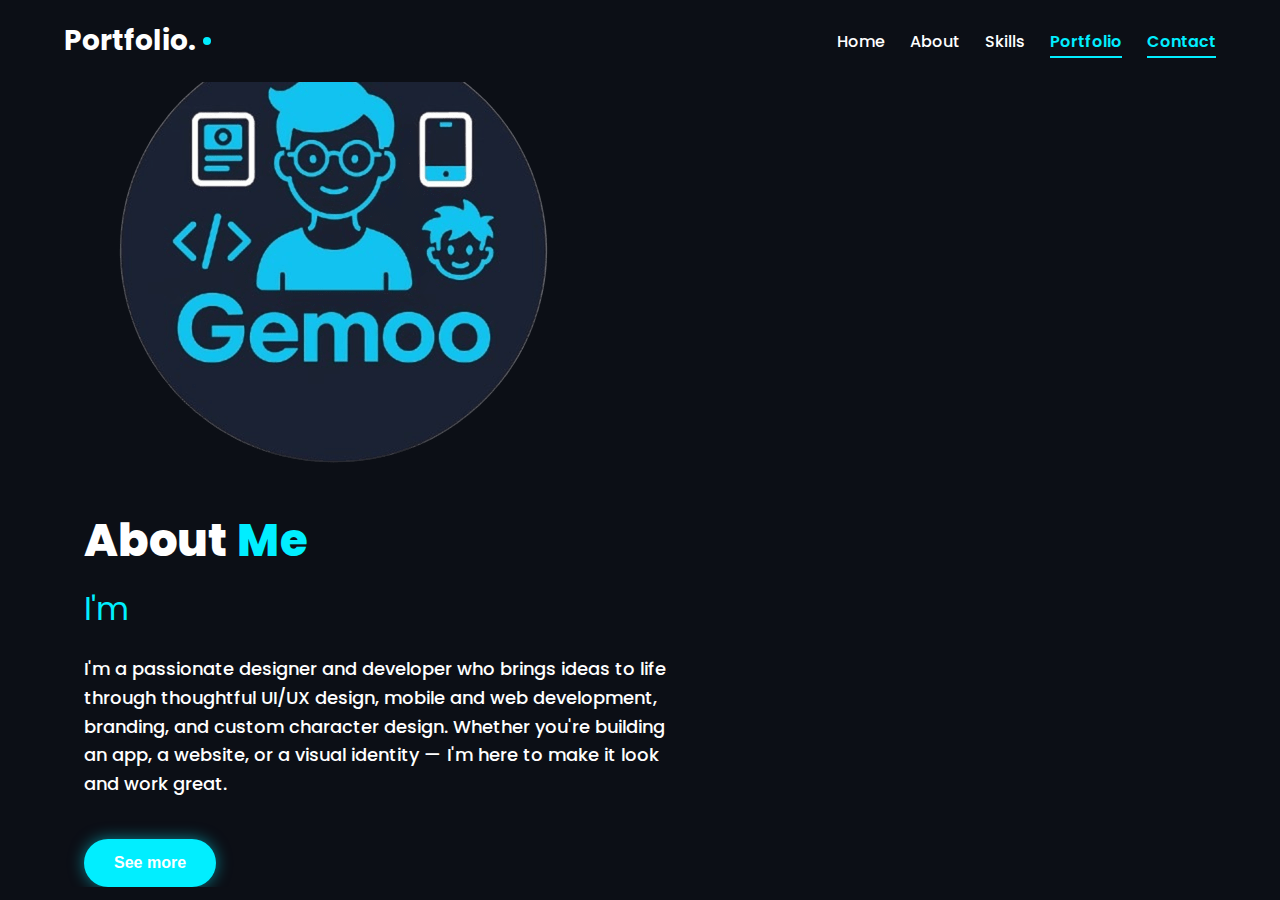
<file: about.html>
<!DOCTYPE html>
<html lang="en">
<head>
    <meta charset="UTF-8">
    <meta name="viewport" content="width=device-width, initial-scale=1.0">
    <title>About Me | Gamal Mohamed</title>
    <link rel="stylesheet" href="style.css">
    <link rel="stylesheet" href="https://cdnjs.cloudflare.com/ajax/libs/font-awesome/6.4.0/css/all.min.css">
    <link href="https://fonts.googleapis.com/css2?family=Sen:wght@800&family=Inter:wght@500&family=Roboto:wght@700&display=swap" rel="stylesheet">
        <link rel="icon" href="gemoo-logo.png.png">
</head>
<body>
    <div class="container">
        <header>
            <h1 class="logo">Portfolio.</h1>
            <nav>
                <ul class="nav-menu">
                    <li><a href="index.html" class="nav-link">Home</a></li>
                    <li><a href="#about" class="active nav-link">About</a></li>
                    <li><a href="#skills" class="nav-link">Skills</a></li>
                    <li><a href="#" class="nav-link">Portfolio</a></li>
                    <li><a href="#" class="nav-link">Contact</a></li>
                </ul>
            </nav>
        </header>

        <section id="about" class="about-section">
            <div class="about-container">
                <div class="profile-circle-large"></div>
                <img src="gemoo-logo.png.png" alt="Gemoo Logo" class="gemoo-logo">
                
                <div class="about-content">
                    <h2 class="about-title">About <span class="blue">Me</span></h2>
                    
                    <div class="typing-about">
                        <span class="static">I'm </span>
                        <span class="typing" id="typing-about"></span>
                    </div>
                    
                    <p class="about-text">
                     I'm a passionate designer and developer who brings ideas to life through thoughtful UI/UX design, mobile and web development, branding, and custom character design. Whether you're building an app, a website, or a visual identity — I'm here to make it look and work great.
                    </p>
                    
                    <button class="see-more-btn" onclick="window.location.href='skills.html'">See more</button>
                </div>
            </div>
        </section>
    </div>
    <script src="script.js"></script>
</body>
</html>
</file>
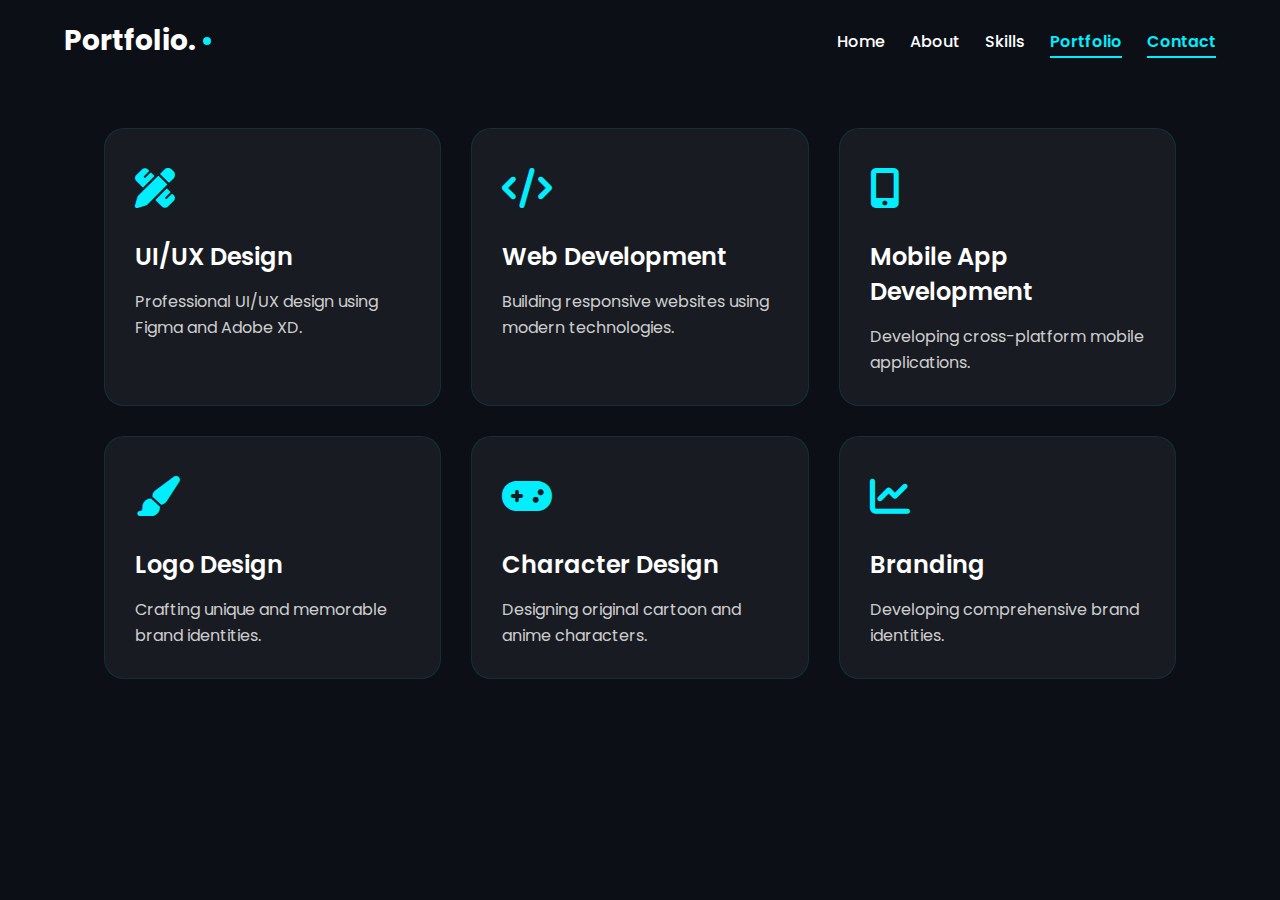
<file: skills.html>
<!DOCTYPE html>
<html lang="en">
<head>
    <meta charset="UTF-8">
    <meta name="viewport" content="width=device-width, initial-scale=1.0">
    <title>My Skills | Gamal Mohamed</title>
    <link rel="stylesheet" href="style.css">
    <link rel="stylesheet" href="https://cdnjs.cloudflare.com/ajax/libs/font-awesome/6.4.0/css/all.min.css">
    <link href="https://fonts.googleapis.com/css2?family=Sen:wght@800&family=Inter:wght@500&family=Roboto:wght@700&display=swap" rel="stylesheet">
</head>
<body>
    <div class="container">
        <header>
            <h1 class="logo">Portfolio.</h1>
            <nav>
                <ul class="nav-menu">
                    <li><a href="index.html" class="nav-link">Home</a></li>
                    <li><a href="about.html" class="nav-link">About</a></li>
                    <li><a href="#skills" class="active nav-link">Skills</a></li>
                    <li><a href="#" class="nav-link">Portfolio</a></li>
                    <li><a href="#" class="nav-link">Contact</a></li>
                </ul>
            </nav>
        </header>

        <section id="skills" class="skills-section">
            <div class="skills-container">
                <h2 class="skills-title">My <span>Skills</span></h2>
                
                <div class="skills-grid">
                    <div class="skill-card">
                        <div class="skill-icon">
                            <i class="fas fa-pencil-ruler"></i>
                        </div>
                        <h3 class="skill-name">UI/UX Design</h3>
                        <p class="skill-desc">
                            Professional UI/UX design using Figma and Adobe XD.
                        </p>
                    </div>
                    
                    <div class="skill-card">
                        <div class="skill-icon">
                            <i class="fas fa-code"></i>
                        </div>
                        <h3 class="skill-name">Web Development</h3>
                        <p class="skill-desc">
                            Building responsive websites using modern technologies.
                        </p>
                    </div>
                    
                    <div class="skill-card">
                        <div class="skill-icon">
                            <i class="fas fa-mobile-alt"></i>
                        </div>
                        <h3 class="skill-name">Mobile App Development</h3>
                        <p class="skill-desc">
                            Developing cross-platform mobile applications.
                        </p>
                    </div>
                    
                    <div class="skill-card">
                        <div class="skill-icon">
                            <i class="fas fa-paint-brush"></i>
                        </div>
                        <h3 class="skill-name">Logo Design</h3>
                        <p class="skill-desc">
                            Crafting unique and memorable brand identities.
                        </p>
                    </div>
                    
                    <div class="skill-card">
                        <div class="skill-icon">
                            <i class="fas fa-gamepad"></i>
                        </div>
                        <h3 class="skill-name">Character Design</h3>
                        <p class="skill-desc">
                            Designing original cartoon and anime characters.
                        </p>
                    </div>
                    
                    <div class="skill-card">
                        <div class="skill-icon">
                            <i class="fas fa-chart-line"></i>
                        </div>
                        <h3 class="skill-name">Branding</h3>
                        <p class="skill-desc">
                            Developing comprehensive brand identities.
                        </p>
                    </div>
                </div>
            </div>
        </section>
    </div>
    <script src="script.js"></script>
</body>
</html>
</file>
<file: style.css>
/* Global Styles */
@import url('https://fonts.googleapis.com/css2?family=Poppins:wght@300;400;500;600;700&display=swap');

* {
    margin: 0;
    padding: 0;
    box-sizing: border-box;
}

html, body {
    font-family: 'Poppins', sans-serif;
    background-color: #0C0F16;
    color: #FFFFFF;
    overflow-x: hidden;
    scroll-behavior: smooth;
}

.scroll-container {
    scroll-snap-type: y mandatory;
    overflow-y: scroll;
    height: 100vh;
}

.section {
    scroll-snap-align: start;
    width: 100%;
    min-height: 100vh;
    position: relative;
    padding: 100px 0;
}

.container {
    width: 90%;
    max-width: 1200px;
    margin: 0 auto;
    padding: 0 20px;
}

/* Header Styles */
header {
    display: flex;
    justify-content: space-between;
    align-items: center;
    padding: 20px 5%;
    position: fixed;
    top: 0;
    left: 0;
    right: 0;
    background-color: #0C0F16;
    z-index: 1000;
    width: 100%;
}

.logo {
    font-size: 28px;
    font-weight: 700;
    color: #FFFFFF;
    position: relative;
}

.logo::after {
    content: '';
    position: absolute;
    width: 8px;
    height: 8px;
    background-color: #01EEFF;
    border-radius: 50%;
    right: -15px;
    top: 50%;
    transform: translateY(-50%);
}

/* Navigation */
.nav-menu {
    display: flex;
    list-style: none;
    gap: 25px;
}

.nav-menu a {
    color: #FFFFFF;
    text-decoration: none;
    font-size: 16px;
    font-weight: 500;
    transition: all 0.3s ease;
    position: relative;
    padding: 5px 0;
}

.nav-menu a:hover {
    color: #01EEFF;
}

.nav-menu a.disabled {
    color: rgba(255, 255, 255, 0.5);
    cursor: not-allowed;
}

.nav-menu a.disabled:hover {
    color: rgba(255, 255, 255, 0.5);
}

.nav-menu a.disabled::after {
    display: none;
}

.nav-menu a::after {
    content: '';
    position: absolute;
    width: 0;
    height: 2px;
    bottom: 0;
    left: 0;
    background-color: #01EEFF;
    transition: width 0.3s ease;
}

.nav-menu a:hover::after {
    width: 100%;
}

.nav-menu a.active {
    color: #01EEFF;
    font-weight: 600;
}

.nav-menu a.active::after {
    width: 100%;
}

/* Home Section */
#home {
    display: flex;
    justify-content: space-between;
    align-items: center;
    gap: 60px;
}

.left-section {
    flex: 1;
}

.intro {
    margin-bottom: 30px;
}

.greeting {
    font-size: 28px;
    font-weight: 500;
    margin-bottom: 0px;
    color: #FFFFFF;
}

.name {
    font-size: 48px;
    font-weight: 800;
    margin: 0px;
    color: #FFFFFF;
    line-height: 1.2;
}

.name span {
    color: #01EEFF;
}

.profession {
    min-height: 20px;
    font-size: 36px;
    margin-bottom: 15px;
}

.profession span:first-child {
    color: #FFFFFF;
}

#typing {
    color: #01EEFF;
    font-weight: 600;
}

.bio {
    font-size: 16px;
    line-height: 1.;
    color: #ffffff;
    max-width: 700px;
    margin-bottom: 15px;
}

/* Social Icons */
.social-icons {
    display: flex;
    gap: 33px;
    margin-bottom: 30px;
}

.social-icon {
    color: #FFFFFF;
    width: 50px;
    height: 50px;
    display: flex;
    align-items: center;
    justify-content: center;
    border-radius: 100%;
    transition: all 0.3s ease;
    position: relative;
    font-size: 30px;
    text-decoration: none;
}

.social-icon i {
    transition: all 0.3s ease;
}

.social-icon:hover i {
    color: #01EEFF;
}

.social-icon::before {
    content: '';
    position: absolute;
    width: 90%;
    height: 90%;
    border-radius: 50%;
    border: 3px solid  #01EEFF;
    transform: scale(0.9);
    opacity: 0;
    transition: all 0.3s ease;
}

.social-icon:hover::before {
    transform: scale(1.1);
    opacity: 1;
}

/* Download Button */
.download-btn {
    background-color: #01EEFF;
    color: #ffffff;
    border: none;
    padding: 15px 40px;
    font-size: 16px;
    font-weight: 600;
    border-radius: 30px;
    cursor: pointer;
    display: flex;
    align-items: center;
    gap: 10px;
    transition: all 0.3s ease;
    box-shadow: 0 0 15px rgba(1, 238, 255, 0.5);
}

.download-btn:hover {
    box-shadow: 0 0 25px rgba(1, 238, 255, 0.8);
    transform: translateY(-3px);
}

.download-btn i {
    font-size: 14px;
}

.right-section {
    width: 350px;
    height: 350px;
    display: flex;
    justify-content: center;
    align-items: center;
    position: absolute;
    top: 50%;
    right: 50px;
    transform: translateY(-50%);
}

/* Profile Circle */
.logo-container {
    width: 250px;
    height: 250px;
    display: flex;
    justify-content: center;
    align-items: center;
    border-radius: 50%;
    padding: 15px;
    border: 3px solid var(--main-color);
    box-shadow: 0 0 20px rgba(1, 238, 255, 0.3);
    background: rgba(255, 255, 255, 0.05);
}

/* تعديلات التجاوب */
@media (max-width: 768px) {
    .logo-container {
        width: 200px;
        height: 200px;
        margin: 30px auto;
    }
    
   


.inner-circle {
    width: 90%;
    height: 90%;
    border-radius: 50%;
    background: rgba(255, 255, 255, 0.1);
    position: absolute;
}



/* About Section */
#about {
    background-color: #322846;
    display: flex;
    align-items: center;
}

.about-container {
    width: 100%;
    display: flex;
    align-items: center;
    gap: 80px;
}

 .logo-container.large {
    width: 250px;
    height: 250px;
  }
}

.about-content {
    flex: 1;
}

.about-title {
    font-size: 45px;
    font-weight: 800;
    margin-bottom: 0px;
}

.about-title .blue {
    color: #01EEFF;
}

.typing-about {
    min-height: 60px;
    color: #01EEFF;
    font-size: 32px;
    margin: 10px 0;
}

.about-text {
    font-weight: 500;
    font-size: 18px;
    color: #FFFFFF;
    line-height: 1.6;
    margin-bottom: 40px;
    max-width: 600px;
}

.see-more-btn {
    background-color: #01EEFF;
    color: #ffffff;
    border: none;
    padding: 15px 30px;
    font-weight: 700;
    font-size: 16px;
    border-radius: 30px;
    cursor: pointer;
    transition: all 0.3s ease;
    box-shadow: 0 0 15px rgba(1, 238, 255, 0.5);
    display: inline-flex;
    align-items: center;
    justify-content: center;
}

.see-more-btn:hover {
    box-shadow: 0 0 25px rgba(1, 238, 255, 0.8);
    transform: translateY(-3px);
}

/* Skills Section */
#skills {
    background-color: #0C0F16;
}

.skills-container {
    width: 100%;
    padding: 0 20px;
}

.skills-title {
    font-size: 45px;
    font-weight: 800;
    margin-bottom: 60px;
    text-align: center;
}

.skills-title span {
    color: #01EEFF;
}

.skills-grid {
    display: grid;
    grid-template-columns: repeat(auto-fill, minmax(300px, 1fr));
    gap: 30px;
}

.skill-card {
    background: rgba(255, 255, 255, 0.05);
    border-radius: 20px;
    padding: 30px;
    transition: all 0.3s ease;
    border: 1px solid rgba(1, 238, 255, 0.1);
    position: relative;
    overflow: hidden;
}

.skill-card:hover {
    transform: translateY(-10px);
    box-shadow: 0 10px 30px rgba(1, 238, 255, 0.1);
    border-color: rgba(1, 238, 255, 0.3);
}

.skill-icon {
    font-size: 40px;
    color: #01EEFF;
    margin-bottom: 20px;
}

.skill-name {
    font-size: 24px;
    font-weight: 600;
    margin-bottom: 15px;
}

.skill-desc {
    font-size: 16px;
    line-height: 1.6;
    color: rgba(255, 255, 255, 0.8);
}

.skill-card::before {
    content: '';
    position: absolute;
    width: 100%;
    height: 100%;
    background: linear-gradient(135deg, rgba(1, 238, 255, 0.1), transparent);
    top: 0;
    left: 0;
    opacity: 0;
    transition: all 0.3s ease;
}

.skill-card:hover::before {
    opacity: 1;
}

/* Services Section */
#service {
    background-color: #0C0F16;
}

.services-container {
    width: 100%;
    padding: 0 20px;
}

.services-title {
    font-size: 45px;
    font-weight: 800;
    margin-bottom: 60px;
    text-align: center;
}

.services-title span {
    color: #01EEFF;
}

.services-grid {
    display: grid;
    grid-template-columns: repeat(auto-fill, minmax(300px, 1fr));
    gap: 30px;
}

.service-card {
    background: #322846;
    border-radius: 20px;
    padding: 30px;
    transition: all 0.3s ease;
    border: 1px solid transparent;
    position: relative;
    overflow: hidden;
    cursor: pointer;
}

.service-card:hover {
    transform: translateY(-10px);
    border-color: #01EEFF;
    box-shadow: 0 10px 30px rgba(1, 238, 255, 0.1);
}

.service-icon {
    font-size: 40px;
    color: #01EEFF;
    margin-bottom: 20px;
}

.service-name {
    font-size: 24px;
    font-weight: 600;
    margin-bottom: 15px;
}

.service-desc {
    font-size: 16px;
    line-height: 1.6;
    color: rgba(255, 255, 255, 0.8);
    margin-bottom: 20px;
}

.read-more-btn {
    background: transparent;
    color: #01EEFF;
    border: 1px solid #01EEFF;
    padding: 10px 20px;
    font-weight: 600;
    font-size: 14px;
    border-radius: 30px;
    cursor: pointer;
    transition: all 0.3s ease;
}

.read-more-btn:hover {
    background: rgba(1, 238, 255, 0.1);
    transform: translateY(-3px);
}

/* Service Modal */
.service-modal {
    display: none;
    position: fixed;
    top: 0;
    left: 0;
    width: 100%;
    height: 100%;
    background-color: rgba(0, 0, 0, 0.9);
    z-index: 2000;
    overflow-y: auto;
}

.modal-content {
    background-color: #0C0F16;
    margin: 5% auto;
    padding: 40px;
    width: 80%;
    max-width: 800px;
    border-radius: 20px;
    position: relative;
    border: 1px solid #01EEFF;
    box-shadow: 0 0 30px rgba(1, 238, 255, 0.3);
}

.close-btn {
    position: absolute;
    top: 20px;
    right: 30px;
    color: #01EEFF;
    font-size: 40px;
    font-weight: bold;
    cursor: pointer;
    transition: all 0.3s ease;
}

.close-btn:hover {
    transform: scale(1.2);
}

.service-details {
    display: none;
}

.service-header {
    text-align: center;
    margin-bottom: 30px;
}

.service-image {
    width: 100%;
    height: 300px;
    overflow: hidden;
    border-radius: 15px;
    margin-bottom: 20px;
    box-shadow: 0 10px 20px rgba(0, 0, 0, 0.3);
}

.service-image img {
    width: 100%;
    height: 100%;
    object-fit: cover;
    transition: transform 0.5s ease;
}

.service-image:hover img {
    transform: scale(1.05);
}

.service-body {
    padding: 0 20px;
}

.service-quote {
    font-size: 18px;
    line-height: 1.8;
    margin-bottom: 30px;
    color: rgba(255, 255, 255, 0.9);
    text-align: center;
}

.social-section {
    background-color: rgba(50, 40, 70, 0.5);
    padding: 25px;
    border-radius: 15px;
    margin: 30px 0;
    text-align: center;
}

.social-section p {
    margin-bottom: 20px;
    font-size: 16px;
    color: rgba(255, 255, 255, 0.8);
}

.modal-social-icons {
    display: flex;
    flex-wrap: wrap;
    justify-content: center;
    gap: 15px;
}

.modal-social-icons a {
    display: flex;
    align-items: center;
    gap: 8px;
    color: #01EEFF;
    text-decoration: none;
    padding: 10px 20px;
    border: 1px solid #01EEFF;
    border-radius: 30px;
    transition: all 0.3s ease;
}

.modal-social-icons a:hover {
    background-color: rgba(1, 238, 255, 0.1);
    transform: translateY(-3px);
}

.service-ending {
    font-size: 18px;
    text-align: center;
    color: #01EEFF;
    margin-top: 30px;
    font-weight: 600;
}

/* Scroll Indicator */
.scroll-indicator {
    position: fixed;
    right: 30px;
    top: 50%;
    transform: translateY(-50%);
    z-index: 1000;
}

.scroll-dot {
    display: block;
    width: 10px;
    height: 10px;
    margin: 15px 0;
    background: rgba(255, 255, 255, 0.3);
    border-radius: 50%;
    transition: all 0.3s ease;
    cursor: pointer;
}

.scroll-dot.active {
    background: #01EEFF;
    transform: scale(1.3);
}

/* Media Queries */
@media (max-width: 1024px) {
    .about-container {
        flex-direction: column;
        gap: 60px;
    }
    
    .profile-circle-large {
        width: 350px;
        height: 350px;
        margin-bottom: 40px;
    }
    
    .about-content {
        text-align: center;
    }
    
    .about-text {
        margin-left: auto;
        margin-right: auto;
    }
    
    .modal-content {
        width: 90%;
        padding: 30px;
    }
}

@media (max-width: 768px) {
    header {
        flex-direction: column;
        align-items: flex-start;
    }
  
    .nav-menu {
        gap: 15px;
        margin-top: 20px;
        flex-wrap: wrap;
    }
  
    #home {
        flex-direction: column;
        gap: 40px;
        padding-top: 100px;
        text-align: center;
    }
  
    .right-section {
        width: 280px;
        height: 280px;
        margin: 30px auto 0;
    }
  
    .profile-circle-large {
        width: 280px;
        height: 280px;
    }
  
    .about-title, .skills-title, .services-title {
        font-size: 36px;
    }
  
    .profession, .typing-about {
        font-size: 28px;
    }
  
    .about-text {
        font-size: 16px;
    }
  
    .skills-grid, .services-grid {
        grid-template-columns: 1fr;
    }
    
    .bio, .about-text {
        text-align: center;
    }
    
    .social-icons, .download-btn {
        justify-content: center;
    }
    
    .service-image {
        height: 200px;
    }
    
    .modal-social-icons {
        flex-direction: column;
        align-items: center;
    }
}

@media (max-width: 480px) {
    .name {
        font-size: 36px;
    }

    .profession, .typing-about {  
        font-size: 24px;  
    }  
    
    .profile-circle-large {  
        width: 250px;
        height: 250px;
    }  
    
    .about-title, .skills-title, .services-title {  
        font-size: 30px;  
        margin-bottom: 30px;  
    }  
    
    .skill-card, .service-card {  
        padding: 20px;  
    }  
    
    .skill-name, .service-name {  
        font-size: 20px;  
    }  
    
    .skill-desc, .service-desc {  
        font-size: 14px;  
    }
    
    .nav-menu {
        gap: 10px;
    }
    
    .nav-menu a {
        font-size: 14px;
    }
    
    .download-btn, .see-more-btn, .read-more-btn {
        padding: 12px 25px;
        font-size: 14px;
    }
    
    .social-icon {
        width: 40px;
        height: 40px;
        font-size: 16px;
    }
    
    .modal-content {
        padding: 20px;
        width: 95%;
    }
    
    .service-quote {
        font-size: 16px;
    }
}
</file>
